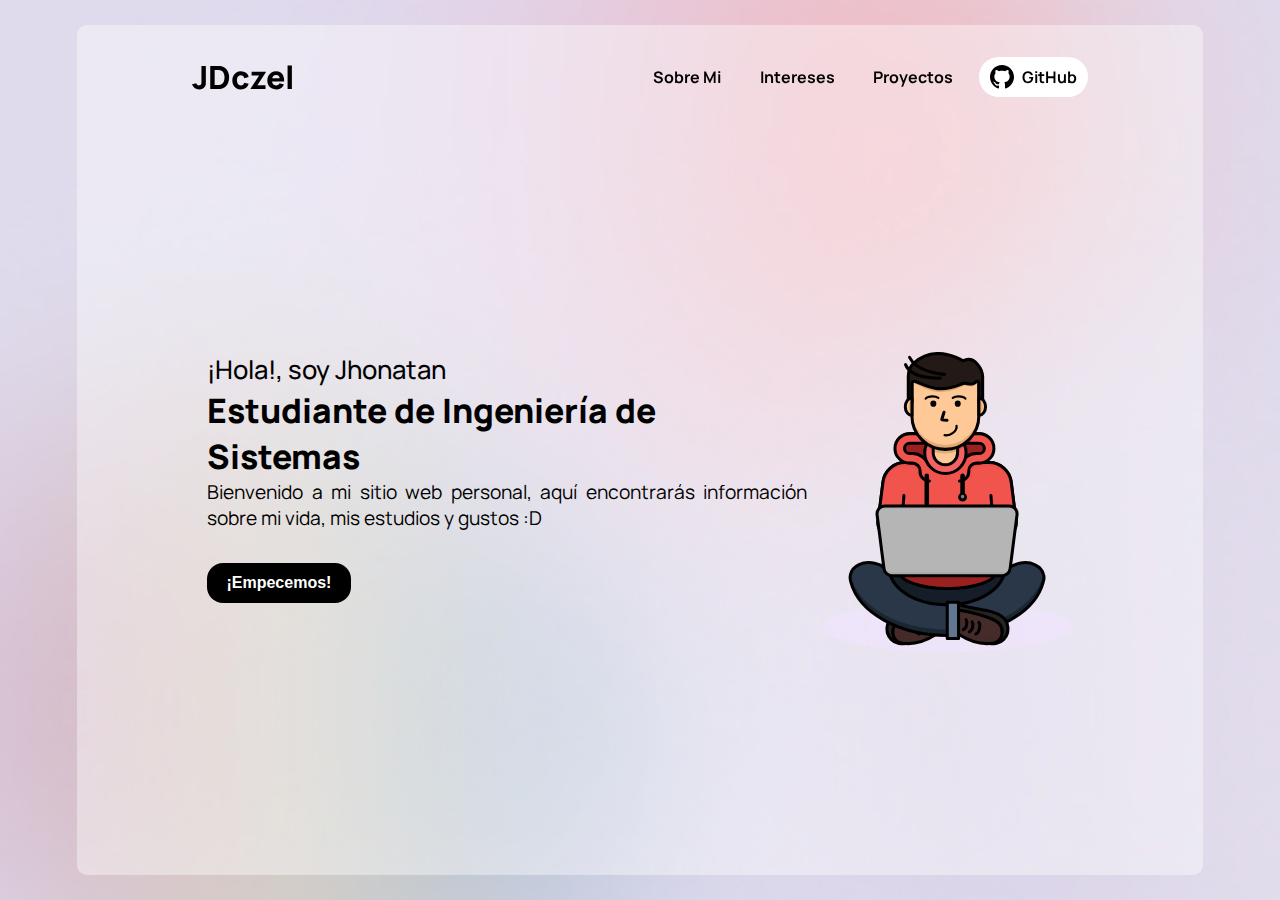
<file: index.html>
<!DOCTYPE html>
<html lang="en">
  <head>
    <title>Pagina personal</title>
    <meta charset="UTF-8">
    <meta name="viewport" content="width=device-width, initial-scale=1">
    <link rel="stylesheet" type="text/css" href="./css/normalize.css">
    <link href="css/style.css" rel="stylesheet">
    <link rel="icon" type="icon/png" href="./img/programming-icon.png">
    <link rel="stylesheet" type="text/css" href="./css/responsive.css">
  </head>
  <body>
    <div class="max-container">
      <nav>
        <div class="logo">
          <a href="./index.html">JDczel</a>
        </div>
        <div class="links">
          <ul>
            <li><a href="./sobre-mi.html">Sobre Mi</a></li>
            <li><a href="./familia.html">Intereses</a></li>
            <li><a href="./proyectos.html">Proyectos</a></li>
          </ul>
          <a id="github" target="_blank" href="https://github.com/JhonatanDczel">
              <img src="./img/github.svg" alt="github icon">
              GitHub
          </a>
        </div>
      </nav>
      <main>
        <div class="presentation-container">
          <div class="presentation">
            <h1>¡Hola!, soy Jhonatan</h1>
            <h2>Estudiante de Ingeniería de Sistemas</h2>
            <p>Bienvenido a mi sitio web personal, aquí encontrarás información sobre mi vida, mis estudios y gustos :D</p>
            <button type="button"><a href="./sobre-mi.html" class="button">¡Empecemos!</a></button>
          </div>
          <img src="./img/programmer.svg" alt="programador con una mac sentado">
        </div>
      </main>
      <footer>
        
      </footer>
    </div>
  </body>
</html>
</file>
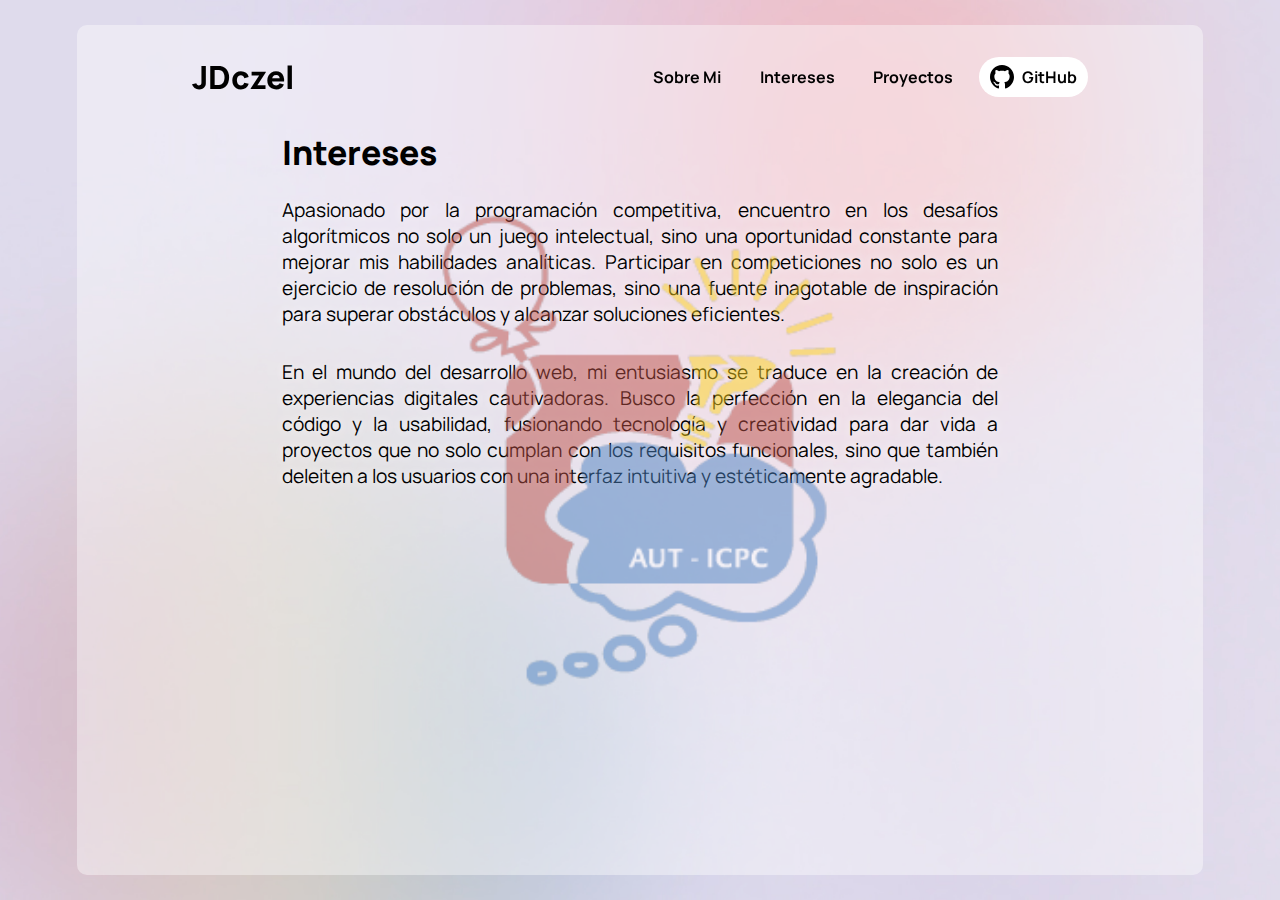
<file: familia.html>
<!DOCTYPE html>
<html lang="en">
  <head>
    <title>Pagina personal</title>
    <meta charset="UTF-8">
    <meta name="viewport" content="width=device-width, initial-scale=1">
    <link rel="stylesheet" type="text/css" href="./css/normalize.css">
    <link href="css/style.css" rel="stylesheet">
    <link rel="icon" type="icon/png" href="./img/programming-icon.png">
    <link rel="stylesheet" type="text/css" href="./css/responsive.css">
    <link rel="stylesheet" type="text/css" href="./css/familia.css">
  </head>
  <body>
    <div class="max-container">
      <nav>
        <div class="logo">
          <a href="./index.html">JDczel</a>
        </div>
        <div class="links">
          <ul>
            <li><a href="./sobre-mi.html">Sobre Mi</a></li>
            <li><a href="./familia.html">Intereses</a></li>
            <li><a href="./proyectos.html">Proyectos</a></li>
          </ul>
          <a id="github" target="_blank" href="https://github.com/JhonatanDczel">
              <img src="./img/github.svg" alt="github icon">
              GitHub
          </a>
        </div>
      </nav>
      <main>
        <div class="presentation-container">
          <div class="presentation">
            <h2 class="interes-title">Intereses</h2> <br>
              <p class="interes-text">Apasionado por la programación competitiva, encuentro en los desafíos algorítmicos no solo un juego intelectual, sino una oportunidad constante para mejorar mis habilidades analíticas. Participar en competiciones no solo es un ejercicio de resolución de problemas, sino una fuente inagotable de inspiración para superar obstáculos y alcanzar soluciones eficientes.<br></p>
            <img src="./img/cp.png" alt="" id="watermark">
            <p> En el mundo del desarrollo web, mi entusiasmo se traduce en la creación de experiencias digitales cautivadoras. Busco la perfección en la elegancia del código y la usabilidad, fusionando tecnología y creatividad para dar vida a proyectos que no solo cumplan con los requisitos funcionales, sino que también deleiten a los usuarios con una interfaz intuitiva y estéticamente agradable.</p>

          </div>
        </div>
      </main>
      <footer>
        
      </footer>
    </div>
  </body>
</html>
</file>
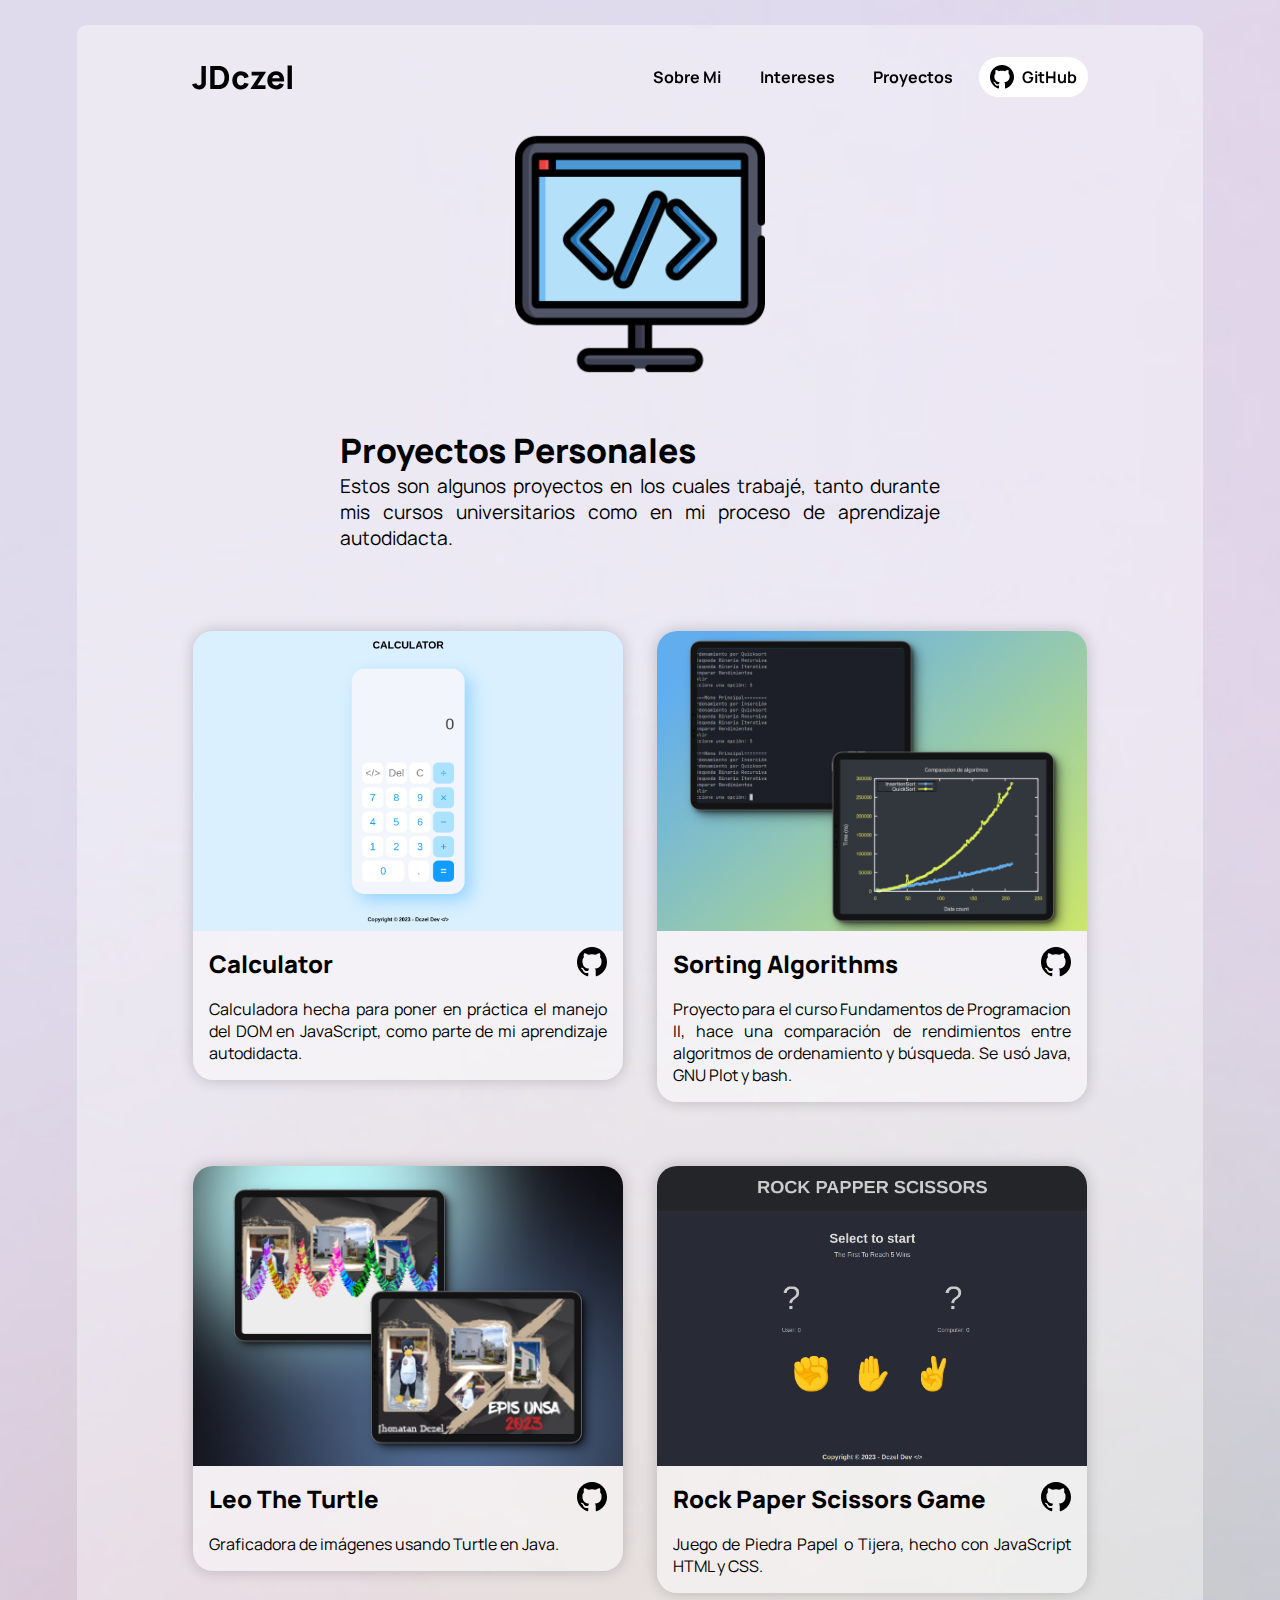
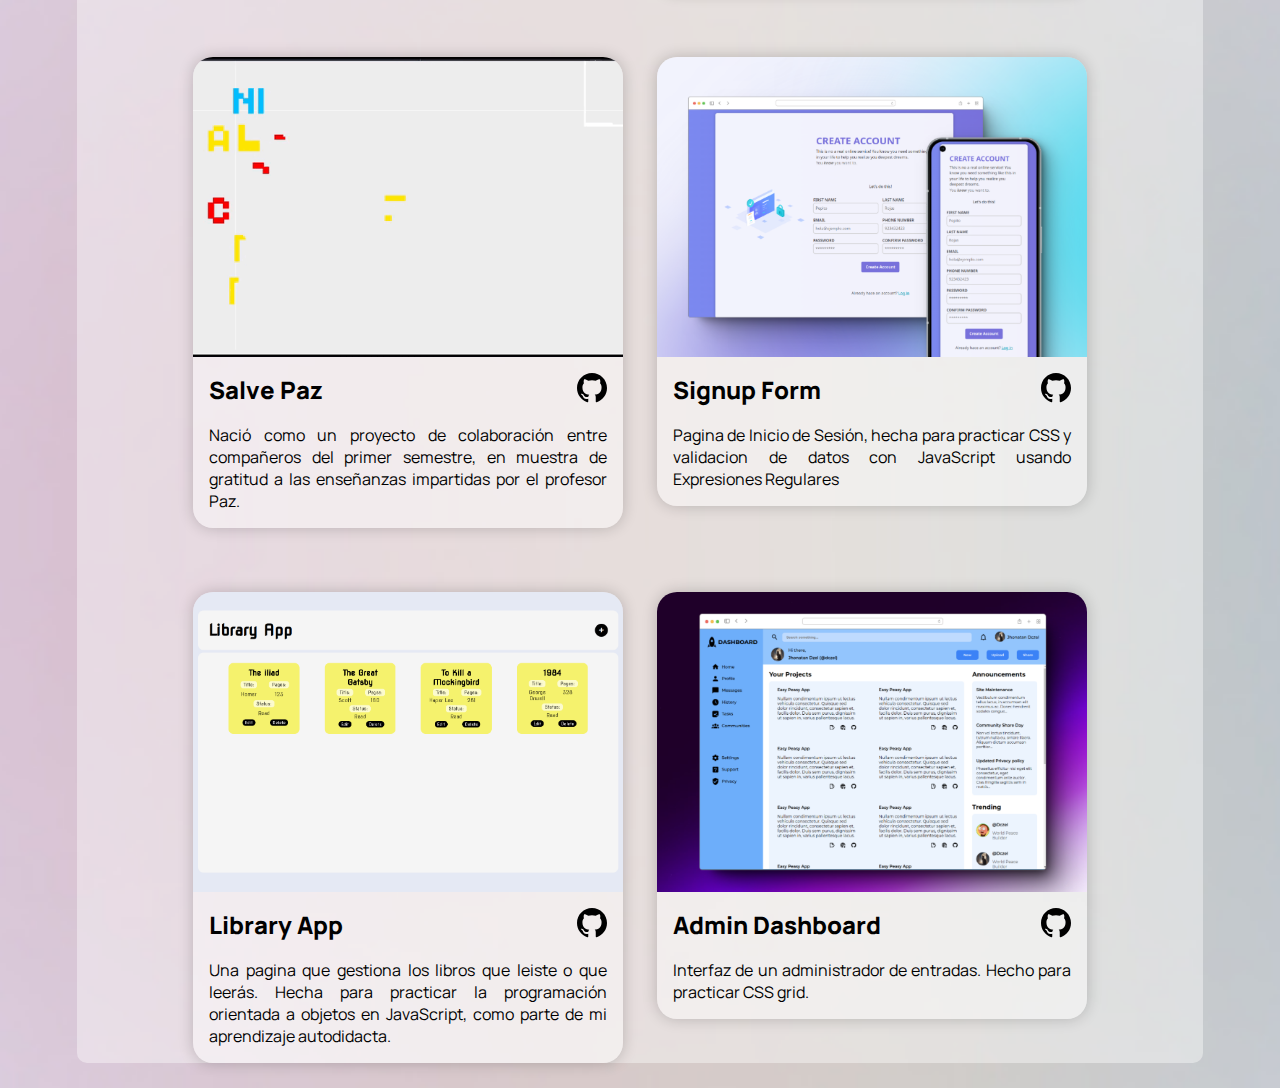
<file: proyectos.html>
<!DOCTYPE html>
<html lang="en">
  <head>
    <title>Personal Page - Projects</title>
    <meta charset="UTF-8">
    <meta name="viewport" content="width=device-width, initial-scale=1">
    <link rel="stylesheet" type="text/css" href="./css/normalize.css">
    <link href="css/style.css" rel="stylesheet">
    <link rel="icon" type="icon/png" href="./img/programming-icon.png">
    <link rel="stylesheet" type="text/css" href="./css/proyectos.css">
    <link rel="stylesheet" type="text/css" href="./css/responsive.css">
    <script src="./js/insert-card.js" defer></script>
  </head>
  <body>
    <div class="max-container">
      <nav>
        <div class="logo">
          <a href="./index.html">JDczel</a>
        </div>
        <div class="links">
          <ul>
            <li><a href="./sobre-mi.html">Sobre Mi</a></li>
            <li><a href="./familia.html">Intereses</a></li>
            <li><a href="./proyectos.html">Proyectos</a></li>
          </ul>
          <a id="github" target="_blank" href="https://github.com/JhonatanDczel">
              <img src="./img/github.svg" alt="github icon">
              GitHub
          </a>
        </div>
      </nav>
      <main>
        <div class="presentation-container">
          <div class="presentation">
            <div class="pr">
            <h2>Proyectos Personales</h2>
            <p>Estos son algunos proyectos en los cuales trabajé, tanto durante mis cursos universitarios como en mi proceso de aprendizaje autodidacta.</p>
            </div>
            <img src="./img/monitor.png" alt="monitor programacion">
          </div>
          <div class="projects-container">

          </div>
        </div>
      </main>
      <footer>
        
      </footer>
    </div>
  </body>
</html>
</file>
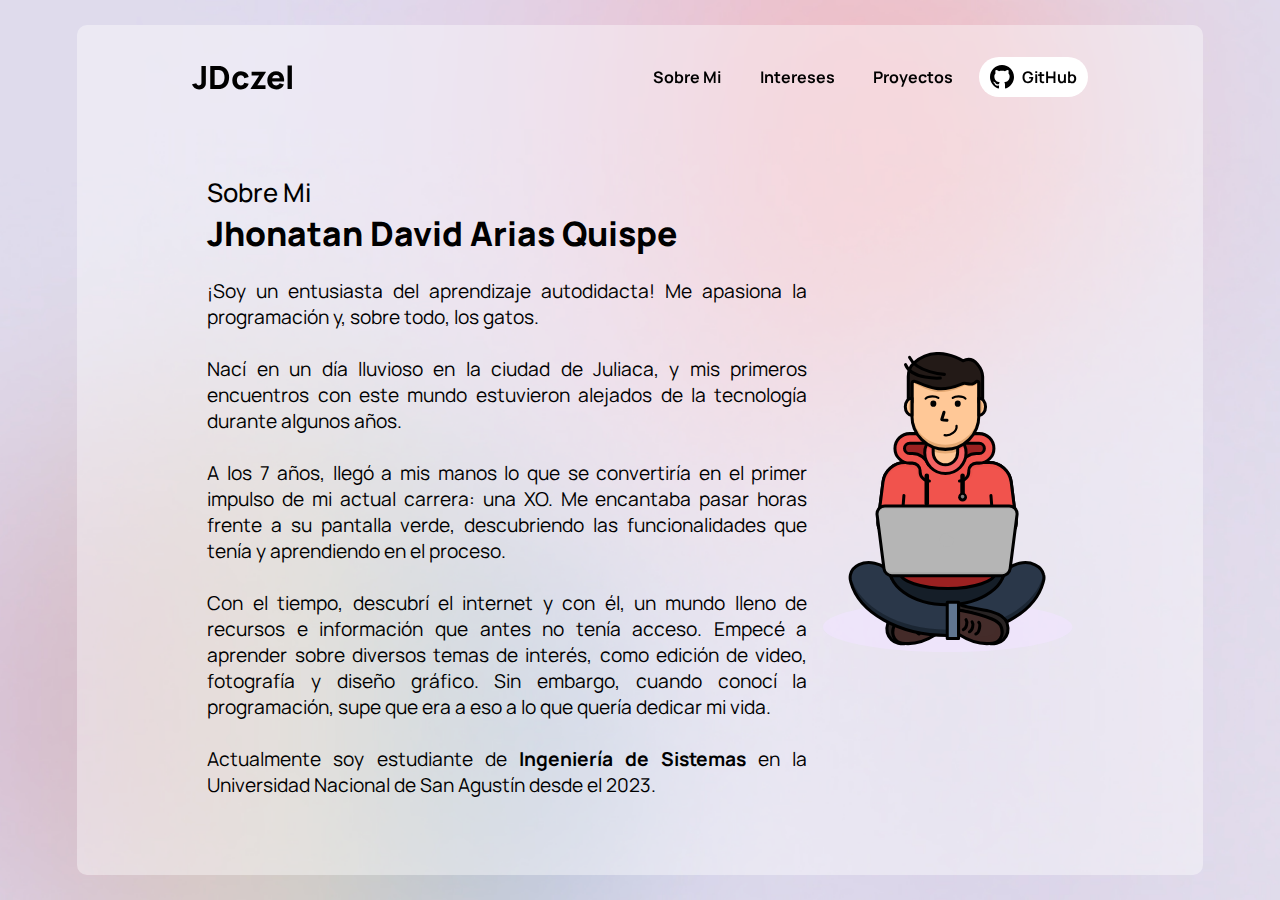
<file: sobre-mi.html>
<!DOCTYPE html>
<html lang="en">
  <head>
    <title>Pagina personal</title>
    <meta charset="UTF-8">
    <meta name="viewport" content="width=device-width, initial-scale=1">
    <link rel="stylesheet" type="text/css" href="./css/normalize.css">
    <link href="css/style.css" rel="stylesheet">
    <link rel="icon" type="icon/png" href="./img/programming-icon.png">
    <link rel="stylesheet" type="text/css" href="./css/responsive.css">
    <link rel="stylesheet" type="text/css" href="./css/sobre-mi.css">
  </head>
  <body>
    <div class="max-container">
      <nav>
        <div class="logo">
          <a href="./index.html">JDczel</a>
        </div>
        <div class="links">
          <ul>
            <li><a href="./sobre-mi.html">Sobre Mi</a></li>
            <li><a href="./familia.html">Intereses</a></li>
            <li><a href="./proyectos.html">Proyectos</a></li>
          </ul>
          <a id="github" target="_blank" href="https://github.com/JhonatanDczel">
              <img src="./img/github.svg" alt="github icon">
              GitHub
          </a>
        </div>
      </nav>
      <main>
        <div class="presentation-container">
          <div class="presentation">
            <h1>Sobre Mi</h1>
            <h2>Jhonatan David Arias Quispe</h2> <br>
            <p>¡Soy un entusiasta del aprendizaje autodidacta! Me apasiona la programación y, sobre todo, los gatos.<br> <br>
            Nací en un día lluvioso en la ciudad de Juliaca, y mis primeros encuentros con este mundo estuvieron alejados de la tecnología durante algunos años.<br>
            <br>A los 7 años, llegó a mis manos lo que se convertiría en el primer impulso de mi actual carrera: una XO. Me encantaba pasar horas frente a su pantalla verde, descubriendo las funcionalidades que tenía y aprendiendo en el proceso.<br>
            <br>Con el tiempo, descubrí el internet y con él, un mundo lleno de recursos e información que antes no tenía acceso. Empecé a aprender sobre diversos temas de interés, como edición de video, fotografía y diseño gráfico. Sin embargo, cuando conocí la programación, supe que era a eso a lo que quería dedicar mi vida.
            <br><br>
            Actualmente soy estudiante de <strong>Ingeniería de Sistemas</strong> en la Universidad Nacional de San Agustín desde el 2023.</p> 
          </div>
          <img src="./img/programmer.svg" alt="programador con una mac sentado">
        </div>
      </main>
      <footer>
        
      </footer>
    </div>
  </body>
</html>
</file>
<file: css/style.css>
@import url("https://fonts.googleapis.com/css2?family=Manrope:wght@200;300;400;500;700;800&display=swap");
:root {
  font-family: "Manrope", sans-serif; }

html {
  min-height: 100svh; }

body {
  min-height: 100svh;
  background: url(../img/bg.jpg) no-repeat;
  display: flex;
  align-items: center;
  justify-content: center;
  padding: 25px 6vw;
  background-size: cover; }

nav, main {
  padding: 0 9vw; }

a {
  color: #000; }

.max-container {
  min-height: calc(100svh - 50px);
  width: 100%;
  display: flex;
  flex-direction: column; }

button {
  border: none;
  font-size: 1rem;
  font-weight: 550;
  padding: .7rem 1.2rem;
  border-radius: 1rem;
  background-color: #fff; }

nav {
  background-color: #fff6;
  position: sticky;
  top: 0;
  backdrop-filter: blur(9px);
  border-radius: 10px 10px 0 0;
  display: flex;
  flex-wrap: wrap;
  justify-content: space-between;
  align-items: center;
  padding: min(3vw, 30px) 9vw; }
  nav .logo {
    font-size: 2rem;
    font-weight: 900; }
  nav .links {
    display: flex;
    justify-content: center;
    flex-wrap: wrap;
    align-items: center;
    gap: 2vw; }
    nav .links ul {
      list-style: none;
      display: flex;
      gap: 3vw;
      flex-wrap: wrap;
      justify-content: space-evenly; }
      nav .links ul a {
        color: #000;
        font-weight: 700; }
      nav .links ul a:hover {
        text-decoration: underline;
        color: #666;
        transform: scale(1.9); }
    nav .links a[id="github"] {
      color: #000;
      font-weight: 700;
      display: flex;
      background-color: #fff;
      border-radius: 50px;
      align-items: center;
      gap: 8px;
      padding: .5rem .7rem; }
    nav .links a[id="github"]:hover {
      cursor: pointer;
      transform: scale(1.03); }

p {
  text-align: justify; }

main {
  flex: 1;
  display: flex;
  justify-content: center;
  background-color: #fff6;
  border-radius: 0 0 10px 10px; }
  main .presentation-container {
    width: 100%;
    display: flex;
    align-items: center;
    align-content: space-evenly;
    justify-content: space-evenly;
    flex-wrap: wrap-reverse; }
    main .presentation-container img {
      height: 300px; }
    main .presentation-container .presentation {
      max-width: 600px;
      min-height: 300px; }
      main .presentation-container .presentation h1 {
        font-size: 1.6rem;
        font-weight: 500; }
      main .presentation-container .presentation h2 {
        font-size: 2.1rem;
        font-weight: 900; }
      main .presentation-container .presentation p {
        font-size: 1.2rem;
        margin-bottom: 2rem; }
      main .presentation-container .presentation button {
        background-color: #000; }
        main .presentation-container .presentation button a {
          color: #fff; }

/*# sourceMappingURL=style.css.map */
</file>
<file: css/responsive.css>
@media screen and (max-width: 850px){
  html {
  }

  nav {
    justify-content: space-evenly;
  }

}
@media screen and (max-width: 460px){
  html {
    font-size: 14px;
  }
  nav > .links> button {
    display: none;
  }
  main > .presentation-container > img{
    height: 250px;
  }
  .presentation-container {
  }
}

@media screen and (max-width: 610px){
  .project-card{
    width: 70vw;
  }
  .project-image{
    height: calc(.72 * 70vw);
  }

  .projects-container{
    display: flex;
    flex-wrap: wrap;
    justify-content: center;
  }
}
</file>
<file: css/familia.css>
#watermark{
  position: absolute;
  top: 50%;
  left: 50%;
  transform: translate(-50%, -50%);
  height: 40vw;
  opacity: .5;
  user-select: none;
  pointer-events: none;
}

p {
  text-shadow: 0 0 10px #fff;
}

main .presentation-container{
  align-content: start;
}

.presentation{
  min-width: 80%;
  justify-content: flex-start;
}
</file>
<file: css/proyectos.css>
.presentation-container{
  display: flex;
  flex-direction: column;
  gap: 3rem;
}

.presentation {
  min-width: 100%;
  display: flex;
  justify-content: space-evenly;
  align-items: center;
  gap: 3rem;
  flex-wrap: wrap-reverse;
  justify-items: center;
}

.presentation-container .presentation > img {
  height: 250px; !important
}

.pr {
  max-width: 600px;
}

.projects-container{
  width: 100%;
  display: grid;
  grid-template-columns: repeat(auto-fit, minmax(430px, 1fr)); /* Ajusta los valores mínimos y máximos según tus necesidades */
  align-items: start;
  justify-items: center;
  grid-row-gap: 4rem;
  grid-column-gap: 2rem;
}

.project-card{
  width: 430px;
  box-shadow: 0 0 15px #0003;
  border-radius: 20px;
}
.projects-container .project-card .project-image > img {
  width: 100%;
  border-radius: 20px 20px 0 0;
  height: 100%;
  object-fit: cover;
}

.project-image{
  display: flex;
  align-items: center;
  justify-content: center;
  overflow: hidden;
  height: 300px;
}

.project-card-info{
  background-color: #fff7;
  display: grid;
  border-radius: 0 0 20px 20px;
  grid-template-columns: 1fr auto;
  grid-template-rows: auto auto;
  grid-template-areas: "title github" "description description";
  padding: 16px;
  gap: 16px;
}

.project-card-info > h3 {
  grid-area: title;
  font-weight: 800;
  font-size: 1.5rem;
}

.project-card .project-card-info > a > img {
  grid-area: github;
  height: 30px;
}

.project-description{
  grid-area: description;
}
</file>
<file: css/sobre-mi.css>
.presentation-container{
  justify-content: center;
}
</file>
